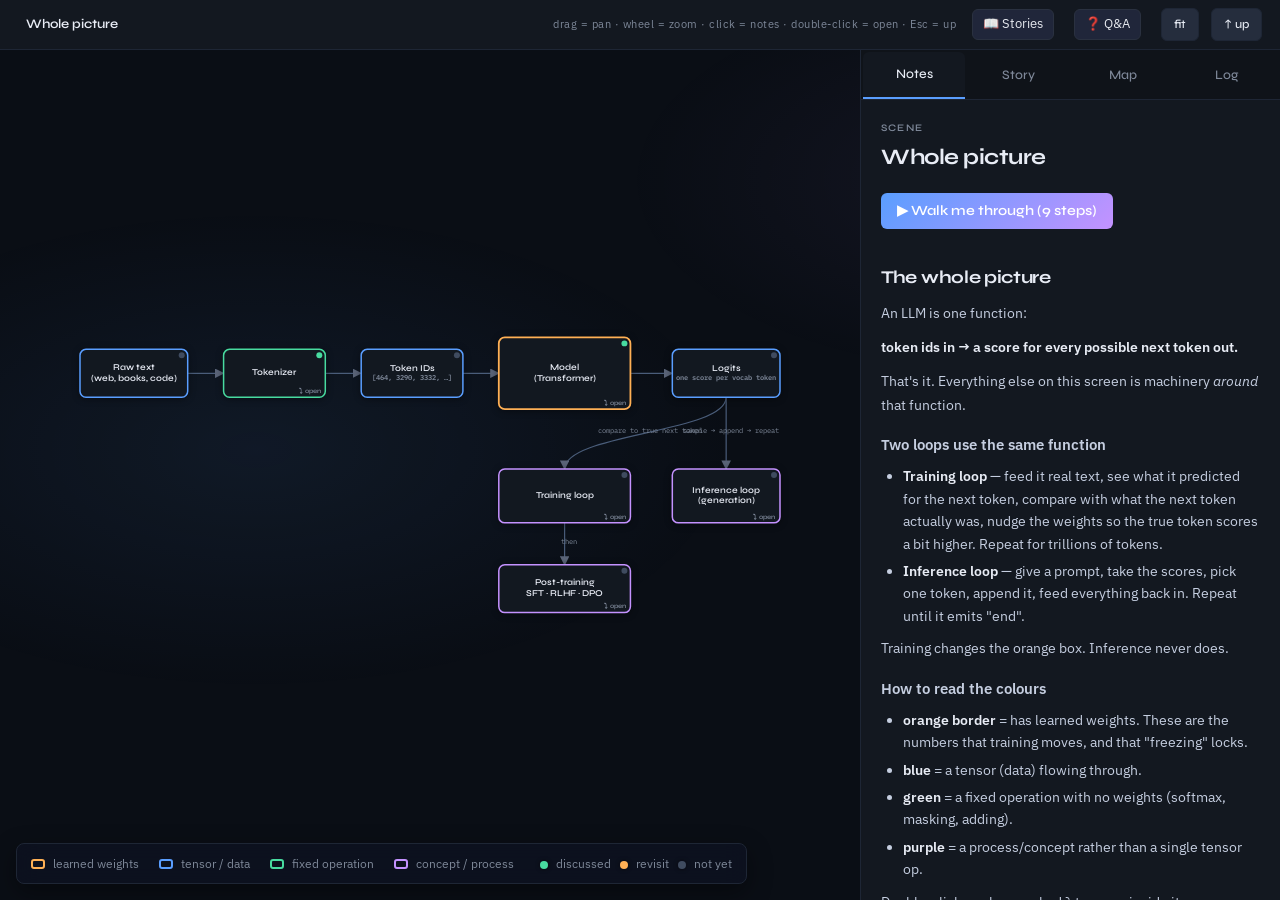
<file: index.html>
<!doctype html>
<html lang="en">
<head>
<meta charset="utf-8">
<title>LLM from scratch — canvas</title>
<link rel="preconnect" href="https://fonts.googleapis.com">
<link rel="preconnect" href="https://fonts.gstatic.com" crossorigin>
<link href="https://fonts.googleapis.com/css2?family=Syne:wght@400;600;700;800&family=IBM+Plex+Sans:wght@400;500;600&family=IBM+Plex+Mono:wght@400;500&display=swap" rel="stylesheet">
<link rel="stylesheet" href="style.css">
</head>
<body>
<header>
  <div id="crumbs"></div>
  <div class="hdr-right">
    <span class="hint">drag = pan · wheel = zoom · click = notes · double-click = open · Esc = up</span>
    <a href="stories.html" title="Full-page stories library" style="display:inline-block; padding: 4px 10px; background: #20263a; border: 1px solid #2a3140; color: #e6e9ef; text-decoration: none; border-radius: 6px; font-size: 13px; margin-right: 8px;">📖 Stories</a>
    <a href="qa.html" title="Q&A and misconceptions" style="display:inline-block; padding: 4px 10px; background: #20263a; border: 1px solid #2a3140; color: #e6e9ef; text-decoration: none; border-radius: 6px; font-size: 13px; margin-right: 8px;">❓ Q&A</a>
    <button id="btn-fit" title="Fit to screen (F)">fit</button>
    <button id="btn-up" title="Go up one level (Esc)">↑ up</button>
  </div>
</header>
<main>
  <div id="stage">
    <svg id="canvas">
      <defs>
        <marker id="arrow" viewBox="0 0 10 10" refX="9" refY="5" markerWidth="8" markerHeight="8" orient="auto-start-reverse">
          <path d="M0,0 L10,5 L0,10 z" fill="#5a6478"/>
        </marker>
      </defs>
      <g id="world"></g>
    </svg>
    <div id="tour" hidden>
      <div class="tour-head"><span class="tour-step"></span><span class="tour-title"></span><button class="tour-end" title="end tour (Esc)">✕</button></div>
      <div class="tour-body md"></div>
      <div class="tour-nav"><button class="tour-prev">← prev</button><span class="tour-keys">← → keys</span><button class="tour-next">next →</button></div>
    </div>
    <div id="legend">
      <span><i class="sw weights"></i> learned weights</span>
      <span><i class="sw tensor"></i> tensor / data</span>
      <span><i class="sw op"></i> fixed operation</span>
      <span><i class="sw concept"></i> concept / process</span>
      <span><i class="dot done"></i> discussed <i class="dot revisit"></i> revisit <i class="dot todo"></i> not yet</span>
    </div>
  </div>
  <aside id="panel">
    <nav class="tabs">
      <button data-tab="notes" class="on">Notes</button>
      <button data-tab="story">Story</button>
      <button data-tab="map">Map</button>
      <button data-tab="log">Log</button>
    </nav>
    <section id="tab-notes" class="tab on"></section>
    <section id="tab-story" class="tab"></section>
    <section id="tab-map" class="tab"></section>
    <section id="tab-log" class="tab"></section>
  </aside>
</main>
<script src="scenes.js"></script>
<script src="log.js"></script>
<script src="widgets.js"></script>
<script src="app.js"></script>
</body>
</html>
</file>
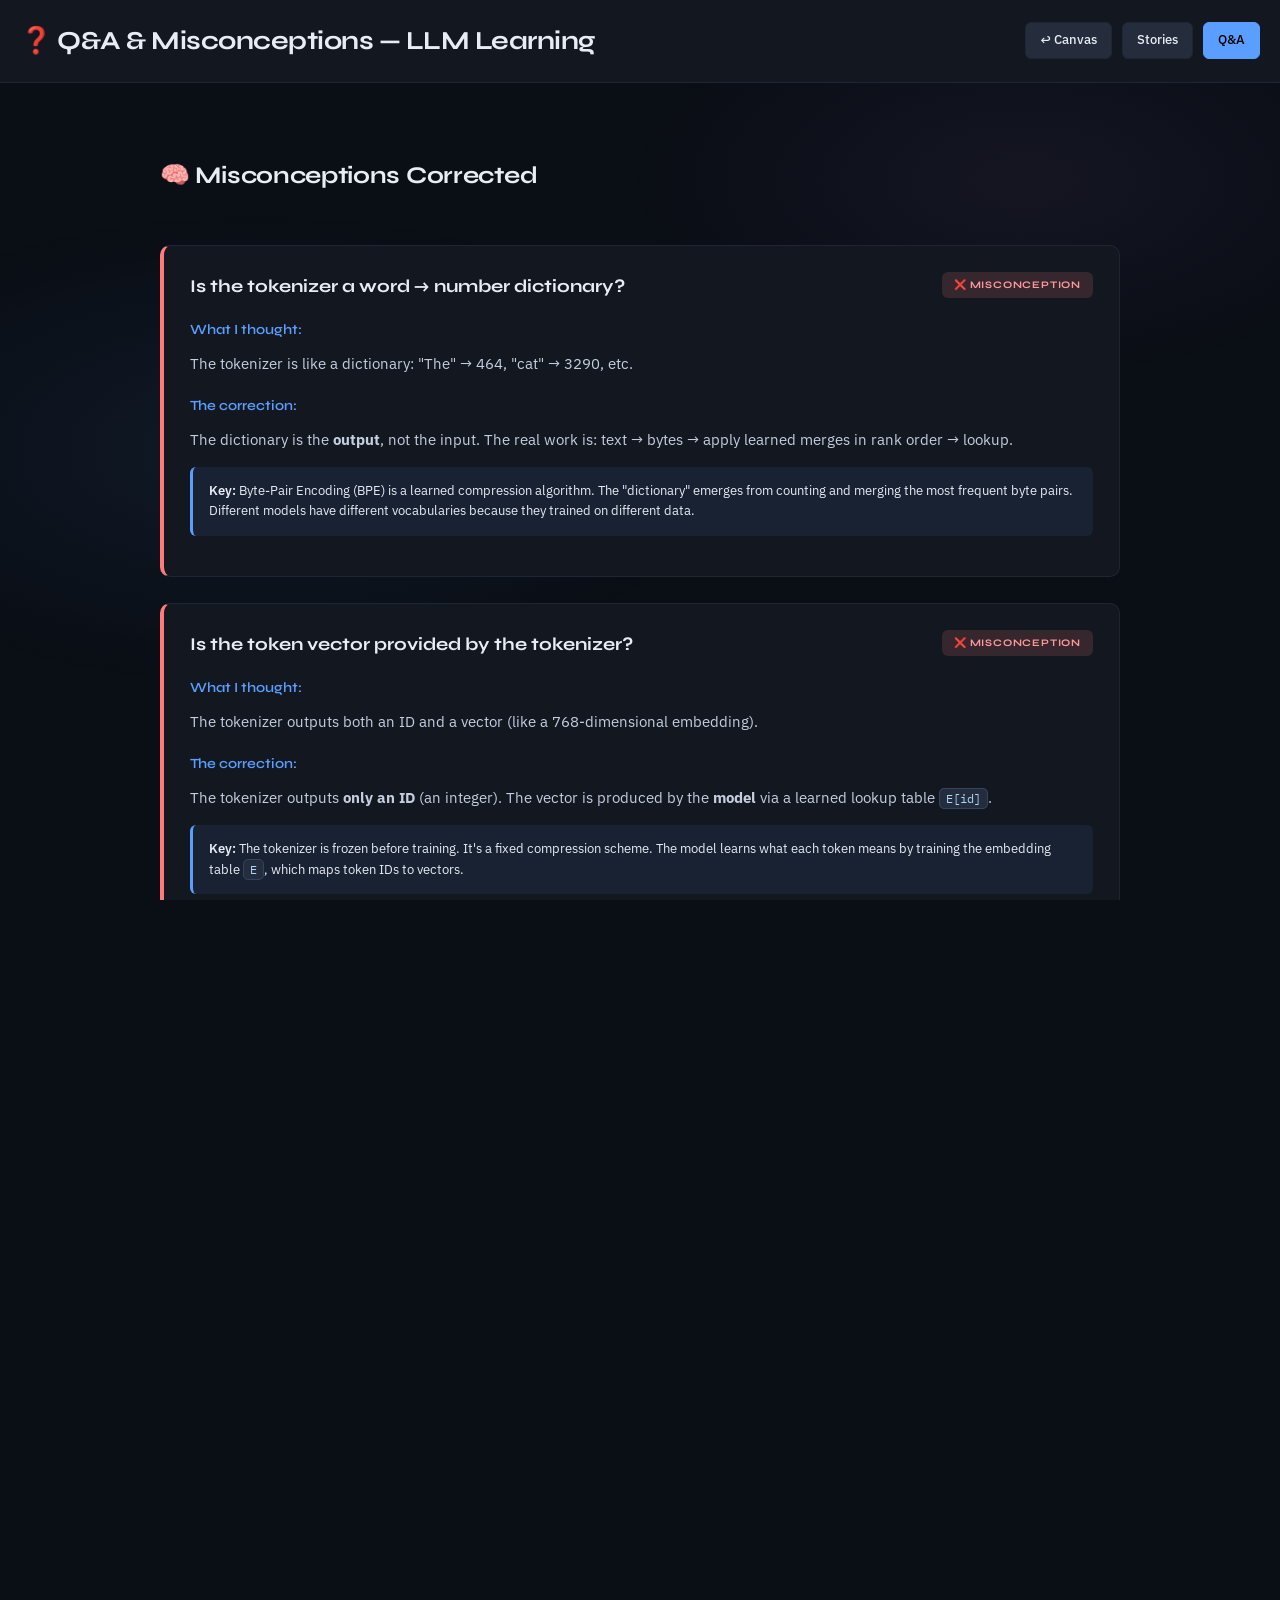
<file: qa.html>
<!doctype html>
<html lang="en">
<head>
<meta charset="utf-8">
<meta name="viewport" content="width=device-width, initial-scale=1">
<title>Q&A — LLM from Scratch</title>
<link rel="preconnect" href="https://fonts.googleapis.com">
<link rel="preconnect" href="https://fonts.gstatic.com" crossorigin>
<link href="https://fonts.googleapis.com/css2?family=Syne:wght@400;600;700;800&family=IBM+Plex+Sans:wght@400;500;600&family=IBM+Plex+Mono:wght@400;500&display=swap" rel="stylesheet">
<style>
:root {
  --bg: #0a0e15; --bg-accent: #0f1319; --panel: #131820; --line: #1e2635; --line-alt: #252d3d;
  --text: #e8ecf5; --text-secondary: #c5cee0; --muted: #7e8899;
  --tensor: #5a9eff; --weights: #ffb055; --op: #48dba0; --concept: #c492ff; --sel: #ffffff;
  --error: #ff7a7a; --success: var(--op);
  --shadow-sm: 0 2px 8px rgba(0,0,0,.3); --shadow-md: 0 8px 24px rgba(0,0,0,.4);
}

* { box-sizing: border-box; }
html, body { height: 100%; margin: 0; background: var(--bg); color: var(--text); font: 15px/1.6 'IBM Plex Sans', sans-serif; overflow-x: hidden; }
body::before { content: ''; position: fixed; top: 0; left: 0; right: 0; bottom: 0; background:
  radial-gradient(ellipse 1200px 600px at 20% 50%, rgba(90,158,255,.08) 0%, transparent 40%),
  radial-gradient(ellipse 1000px 500px at 80% 20%, rgba(196,146,255,.06) 0%, transparent 40%);
  pointer-events: none; z-index: 0; animation: drift 20s ease-in-out infinite; }
@keyframes drift { 0%,100% { opacity: 1; } 50% { opacity: .8; } }

header {
  background: var(--panel);
  border-bottom: 1px solid var(--line);
  padding: 20px;
  display: flex;
  align-items: center;
  justify-content: space-between;
  gap: 20px;
  position: relative;
  z-index: 10;
}

header h1 {
  margin: 0;
  font-size: 26px;
  font-weight: 700;
  font-family: 'Syne', sans-serif;
  letter-spacing: -.5px;
}

nav.links {
  display: flex;
  gap: 10px;
}

nav.links a {
  display: inline-block;
  padding: 7px 14px;
  background: var(--line-alt);
  border: 1px solid var(--line);
  color: var(--text);
  text-decoration: none;
  border-radius: 6px;
  transition: all .2s ease;
  font-size: 13px;
  font-weight: 500;
}

nav.links a:hover {
  background: var(--tensor);
  color: #000;
  border-color: var(--tensor);
}

nav.links a.active {
  background: var(--tensor);
  border-color: var(--tensor);
  color: #000;
}

main {
  max-width: 1000px;
  margin: 0 auto;
  padding: 50px 20px;
  position: relative;
  z-index: 1;
}

.qa-grid {
  display: grid;
  gap: 26px;
}

.qa-item {
  background: var(--panel);
  border: 1px solid var(--line);
  border-left: 4px solid var(--tensor);
  border-radius: 10px;
  padding: 26px;
  transition: all .3s ease;
  animation: slideUp .4s ease-out;
}

@keyframes slideUp { from { opacity: 0; transform: translateY(12px); } to { opacity: 1; transform: translateY(0); } }

.qa-item:hover {
  border-color: var(--tensor);
  box-shadow: var(--shadow-md);
  transform: translateY(-2px);
}

.qa-item.misconception {
  border-left-color: var(--error);
}

.qa-item.misconception .tag {
  background: rgba(255, 122, 122, .15);
  color: #ff9a9a;
}

.qa-item.clarification {
  border-left-color: var(--success);
}

.qa-item.clarification .tag {
  background: rgba(72, 219, 160, .15);
  color: #6dffce;
}

.qa-item.definition {
  border-left-color: var(--tensor);
}

.qa-item.definition .tag {
  background: rgba(90, 158, 255, .15);
  color: #90c8ff;
}

.qa-head {
  display: flex;
  align-items: flex-start;
  gap: 12px;
  margin-bottom: 16px;
}

.tag {
  display: inline-block;
  padding: 5px 12px;
  border-radius: 6px;
  font-size: 10px;
  font-weight: 700;
  text-transform: uppercase;
  letter-spacing: 0.08em;
  white-space: nowrap;
  font-family: 'Syne', sans-serif;
}

.qa-item h3 {
  margin: 0;
  font-size: 18px;
  color: var(--text);
  flex: 1;
  font-family: 'Syne', sans-serif;
  font-weight: 700;
}

.qa-question {
  color: var(--tensor);
  font-weight: 600;
  margin: 18px 0 10px 0;
  font-size: 14px;
  font-family: 'Syne', sans-serif;
}

.qa-answer {
  color: var(--text-secondary);
  margin: 0 0 14px 0;
  line-height: 1.7;
}

.qa-key {
  background: rgba(90, 158, 255, .08);
  border-left: 3px solid var(--tensor);
  padding: 14px 16px;
  margin: 14px 0;
  border-radius: 6px;
  font-size: 13px;
}

.qa-key strong {
  color: var(--text);
  font-weight: 600;
}

code {
  background: var(--line-alt);
  padding: 2px 6px;
  border-radius: 5px;
  border: 1px solid rgba(90,158,255,.2);
  font-family: 'IBM Plex Mono', monospace;
  font-size: 12px;
  color: #a8d8ff;
}

.category-title {
  font-size: 24px;
  font-weight: 700;
  margin: 48px 0 24px 0;
  padding-top: 24px;
  border-top: 2px solid var(--line);
  color: var(--text);
  font-family: 'Syne', sans-serif;
  letter-spacing: -.3px;
}

.category-title:first-child {
  margin-top: 0;
  border-top: none;
}

footer {
  border-top: 1px solid var(--line);
  margin-top: 80px;
  padding-top: 30px;
  padding-bottom: 20px;
  text-align: center;
  color: var(--muted);
  font-size: 12px;
}
</style>
</head>
<body>

<header>
  <h1>❓ Q&A & Misconceptions — LLM Learning</h1>
  <nav class="links">
    <a href="index.html">↩ Canvas</a>
    <a href="stories.html">Stories</a>
    <a href="qa.html" class="active">Q&A</a>
  </nav>
</header>

<main>
  <div class="qa-grid">

    <h2 class="category-title">🧠 Misconceptions Corrected</h2>

    <!-- Misconception 1 -->
    <div class="qa-item misconception">
      <div class="qa-head">
        <h3>Is the tokenizer a word → number dictionary?</h3>
        <span class="tag">❌ Misconception</span>
      </div>
      <div class="qa-question">What I thought:</div>
      <div class="qa-answer">
        The tokenizer is like a dictionary: "The" → 464, "cat" → 3290, etc.
      </div>
      <div class="qa-question">The correction:</div>
      <div class="qa-answer">
        The dictionary is the <b>output</b>, not the input. The real work is: text → bytes → apply learned merges in rank order → lookup.
      </div>
      <div class="qa-key">
        <strong>Key:</strong> Byte-Pair Encoding (BPE) is a learned compression algorithm. The "dictionary" emerges from counting and merging the most frequent byte pairs. Different models have different vocabularies because they trained on different data.
      </div>
    </div>

    <!-- Misconception 2 -->
    <div class="qa-item misconception">
      <div class="qa-head">
        <h3>Is the token vector provided by the tokenizer?</h3>
        <span class="tag">❌ Misconception</span>
      </div>
      <div class="qa-question">What I thought:</div>
      <div class="qa-answer">
        The tokenizer outputs both an ID and a vector (like a 768-dimensional embedding).
      </div>
      <div class="qa-question">The correction:</div>
      <div class="qa-answer">
        The tokenizer outputs <b>only an ID</b> (an integer). The vector is produced by the <b>model</b> via a learned lookup table <code>E[id]</code>.
      </div>
      <div class="qa-key">
        <strong>Key:</strong> The tokenizer is frozen before training. It's a fixed compression scheme. The model learns what each token means by training the embedding table <code>E</code>, which maps token IDs to vectors.
      </div>
    </div>

    <!-- Misconception 3 -->
    <div class="qa-item misconception">
      <div class="qa-head">
        <h3>Is position encoding optional?</h3>
        <span class="tag">❌ Misconception</span>
      </div>
      <div class="qa-question">What I thought:</div>
      <div class="qa-answer">
        Maybe the model can figure out order from context alone. Position might be extra.
      </div>
      <div class="qa-question">The correction:</div>
      <div class="qa-answer">
        Attention is <b>permutation-equivariant</b>: shuffle the input tokens and outputs shuffle identically. Without position, "dog bites man" = "man bites dog". Position encoding is non-negotiable.
      </div>
      <div class="qa-key">
        <strong>Key:</strong> Every modern LLM injects position info. The scheme varies (learned table, sinusoids, RoPE), but every model does it somewhere.
      </div>
    </div>

    <h2 class="category-title">💡 Key Definitions & Clarifications</h2>

    <!-- Clarification 1 -->
    <div class="qa-item clarification">
      <div class="qa-head">
        <h3>What does "frozen" mean?</h3>
        <span class="tag">✓ Clarification</span>
      </div>
      <div class="qa-answer">
        <b>Frozen weights</b> = parameters that don't change during training. The tokenizer is frozen (locked before training starts). The embedding table is <b>not</b> frozen (it's learned during training).
      </div>
      <div class="qa-key">
        <strong>Key:</strong> If you change the tokenizer after training starts, you must retrain the embedding table, because the rows of <code>E</code> are indexed by token IDs.
      </div>
    </div>

    <!-- Clarification 2 -->
    <div class="qa-item clarification">
      <div class="qa-head">
        <h3>Why is the residual stream a matrix, not a vector?</h3>
        <span class="tag">✓ Clarification</span>
      </div>
      <div class="qa-answer">
        The residual stream has shape <code>(T, d_model)</code> where <code>T</code> is sequence length. There's one <code>d_model</code>-dimensional vector <b>per token position</b>. Attention routes info between positions; MLP works per-position independently.
      </div>
      <div class="qa-key">
        <strong>Key:</strong> This is why the model scales: you can have 10 tokens or 2048 tokens flowing through the same block structure. The shape is flexible in the sequence dimension.
      </div>
    </div>

    <!-- Clarification 3 -->
    <div class="qa-item clarification">
      <div class="qa-head">
        <h3>Why do residual connections prevent vanishing gradients?</h3>
        <span class="tag">✓ Clarification</span>
      </div>
      <div class="qa-answer">
        Without residuals: gradients multiply through 80 layers: <code>g ≈ 0.9^80 ≈ 10^-4</code> (dead).
        With residuals: gradients add through a direct path: <code>g ≈ 1 + small terms</code> (alive).
      </div>
      <div class="qa-key">
        <strong>Key:</strong> The identity shortcut (the <code>+</code> in <code>x = x + f(x)</code>) creates a highway for gradients. Early layers can receive strong signals even if intermediate layers are noisy.
      </div>
    </div>

    <!-- Definition 1 -->
    <div class="qa-item definition">
      <div class="qa-head">
        <h3>What's the difference between a tensor and a weight?</h3>
        <span class="tag">ℹ Definition</span>
      </div>
      <div class="qa-answer">
        <b>Tensor:</b> data flowing through the model (token IDs, embeddings, attention scores). <b>Weight:</b> learned parameters (matrices that get updated during training). In code: tensors are temporary; weights are persistent.
      </div>
      <div class="qa-key">
        <strong>Key:</strong> During inference, weights never change. You compute forward pass (tensors flow), sample a token, feed it back. Weights stay frozen.
      </div>
    </div>

    <!-- Definition 2 -->
    <div class="qa-item definition">
      <div class="qa-head">
        <h3>What's LayerNorm and why is it needed?</h3>
        <span class="tag">ℹ Definition</span>
      </div>
      <div class="qa-answer">
        <b>LayerNorm:</b> normalizes vectors to have mean=0 and std=1. Applied before attention and MLP (before → instead of after ↪ in transformers). Why: keeps values in sane range so downstream layers see stable scale. Without it, early layers' outputs can grow unbounded, saturating later layers.
      </div>
      <div class="qa-key">
        <strong>Key:</strong> LN is not a learner of features; it's a stabilizer. It keeps the residual stream from exploding or vanishing.
      </div>
    </div>

    <!-- Definition 3 -->
    <div class="qa-item definition">
      <div class="qa-head">
        <h3>What's the difference between attention heads?</h3>
        <span class="tag">ℹ Definition</span>
      </div>
      <div class="qa-answer">
        Multi-head attention splits the <code>d_model</code> dimensions into <code>num_heads</code> separate "heads", each computing attention independently on a smaller dimension space, then concatenating. GPT-2 has 12 heads of dimension 64 (12 × 64 = 768).
      </div>
      <div class="qa-key">
        <strong>Key:</strong> Heads allow parallelism and let the model learn multiple types of interactions (some heads look for syntax, others for semantics, etc.). But they're not "semantic roles"—the model learns what each head does.
      </div>
    </div>

    <h2 class="category-title">❔ Questions Asked During Learning</h2>

    <!-- Q1 -->
    <div class="qa-item">
      <div class="qa-head">
        <h3>Can the embedding table have the same vector for two different tokens?</h3>
        <span class="tag">Question</span>
      </div>
      <div class="qa-answer">
        <b>Technically yes,</b> but in practice no. During training, if two tokens always appear in the same contexts, their gradients would be identical, so their rows would update identically. Over many steps they'd drift to the same vector. But the model would then lose information—it couldn't distinguish them. The loss function would punish this (can't predict well if you can't tell tokens apart), so training pushes tokens toward different vectors.
      </div>
    </div>

    <!-- Q2 -->
    <div class="qa-item">
      <div class="qa-head">
        <h3>Why does attention use <code>sqrt(d_head)</code> instead of just dividing by <code>d_head</code>?</h3>
        <span class="tag">Question</span>
      </div>
      <div class="qa-answer">
        If <code>Q</code> and <code>K</code> are both drawn from Gaussian distributions with variance 1, then their dot product has variance <code>d_head</code>. To keep the variance of the dot product at 1 (for stable softmax), you divide by <code>sqrt(d_head)</code>. This prevents the logits from getting too large or too small, keeping softmax well-behaved.
      </div>
    </div>

    <!-- Q3 -->
    <div class="qa-item">
      <div class="qa-head">
        <h3>Why is MLP 8·d² parameters vs. Attention's 4·d²?</h3>
        <span class="tag">Question</span>
      </div>
      <div class="qa-answer">
        Attention has 4 projections: Q, K, V, and Output (each <code>d_model → d_model</code>) = <code>4·d²</code>.
        MLP has: up-projection (<code>d_model → 4·d_model</code>) and down-projection (<code>4·d_model → d_model</code>) = <code>d·4d + 4d·d = 8·d²</code>.
        MLP is bigger because of the <code>4×</code> expansion (standard in transformers).
      </div>
    </div>

    <!-- Q4 -->
    <div class="qa-item">
      <div class="qa-head">
        <h3>Why is a nonlinearity (ReLU/GELU) needed in MLP?</h3>
        <span class="tag">Question</span>
      </div>
      <div class="qa-answer">
        Without it, the two linear projections would collapse into one: <code>(x·W_up)·W_down = x·(W_up·W_down)</code> — just a single linear transformation. The nonlinearity breaks this, letting the network learn non-linear functions. The MLP becomes a learned, learnable nonlinear feature processor.
      </div>
    </div>

  </div>

</main>

<footer>
  <p>This page tracks corrections, clarifications, and key questions from our discussions. Updated as we learn.</p>
</footer>

</body>
</html>
</file>
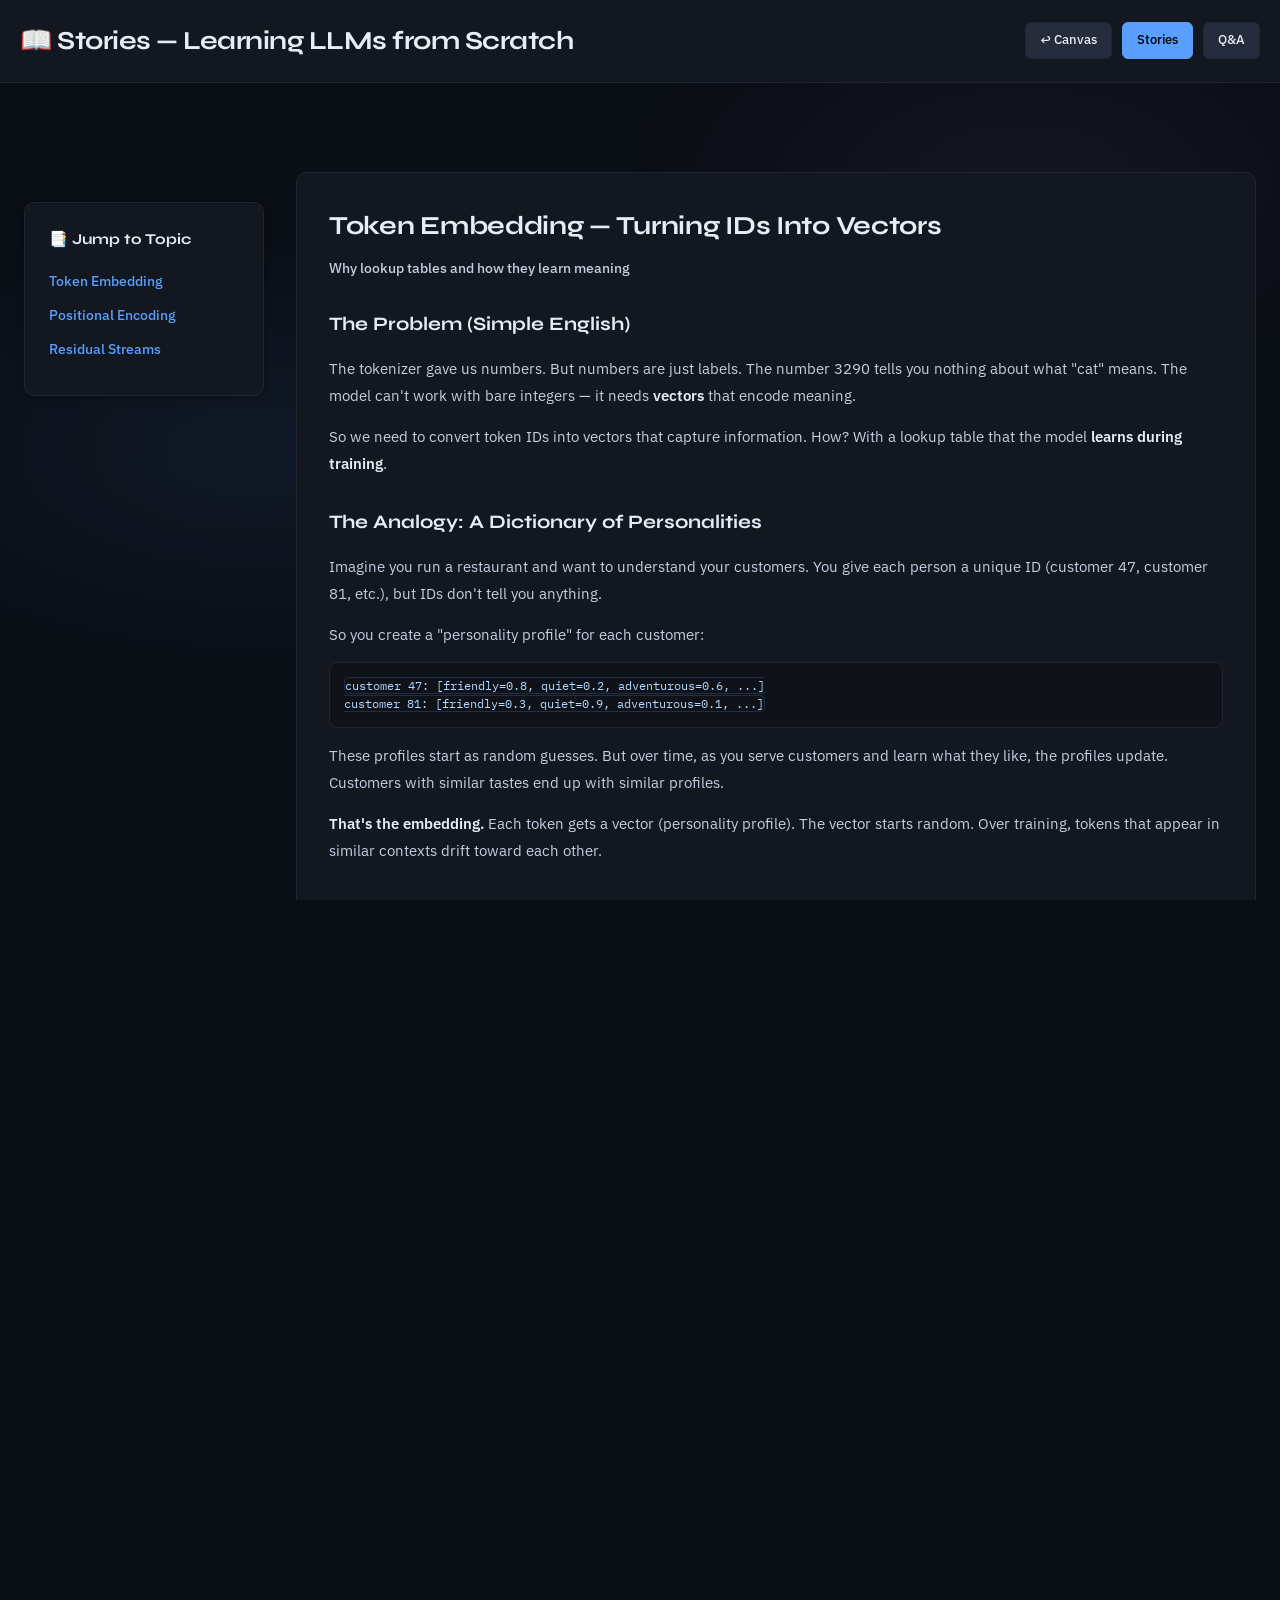
<file: stories.html>
<!doctype html>
<html lang="en">
<head>
<meta charset="utf-8">
<meta name="viewport" content="width=device-width, initial-scale=1">
<title>Stories — LLM from Scratch</title>
<link rel="preconnect" href="https://fonts.googleapis.com">
<link rel="preconnect" href="https://fonts.gstatic.com" crossorigin>
<link href="https://fonts.googleapis.com/css2?family=Syne:wght@400;600;700;800&family=IBM+Plex+Sans:wght@400;500;600&family=IBM+Plex+Mono:wght@400;500&display=swap" rel="stylesheet">
<style>
:root {
  --bg: #0a0e15; --bg-accent: #0f1319; --panel: #131820; --line: #1e2635; --line-alt: #252d3d;
  --text: #e8ecf5; --text-secondary: #c5cee0; --muted: #7e8899;
  --tensor: #5a9eff; --weights: #ffb055; --op: #48dba0; --concept: #c492ff; --sel: #ffffff;
  --shadow-sm: 0 2px 8px rgba(0,0,0,.3); --shadow-md: 0 8px 24px rgba(0,0,0,.4); --shadow-lg: 0 16px 48px rgba(0,0,0,.5);
}

* { box-sizing: border-box; }
html, body { height: 100%; margin: 0; background: var(--bg); color: var(--text); font: 15px/1.6 'IBM Plex Sans', sans-serif; overflow-x: hidden; padding-top: 66px; }
body::before { content: ''; position: fixed; top: 0; left: 0; right: 0; bottom: 0; background:
  radial-gradient(ellipse 1200px 600px at 20% 50%, rgba(90,158,255,.08) 0%, transparent 40%),
  radial-gradient(ellipse 1000px 500px at 80% 20%, rgba(196,146,255,.06) 0%, transparent 40%);
  pointer-events: none; z-index: 0; animation: drift 20s ease-in-out infinite; }
@keyframes drift { 0%,100% { opacity: 1; } 50% { opacity: .8; } }

header {
  background: var(--panel);
  border-bottom: 1px solid var(--line);
  padding: 20px;
  display: flex;
  align-items: center;
  justify-content: space-between;
  gap: 20px;
  position: fixed;
  top: 0;
  left: 0;
  right: 0;
  z-index: 100;
}

header h1 {
  margin: 0;
  font-size: 26px;
  font-weight: 700;
  font-family: 'Syne', sans-serif;
  letter-spacing: -.5px;
}

nav.links {
  display: flex;
  gap: 10px;
}

nav.links a {
  display: inline-block;
  padding: 7px 14px;
  background: var(--line-alt);
  border: 1px solid var(--line);
  color: var(--text);
  text-decoration: none;
  border-radius: 6px;
  transition: all .2s ease;
  font-size: 13px;
  font-weight: 500;
}

nav.links a:hover {
  background: var(--tensor);
  color: #000;
  border-color: var(--tensor);
}

nav.links a.active {
  background: var(--tensor);
  border-color: var(--tensor);
  color: #000;
}

main {
  display: flex;
  gap: 32px;
  max-width: 1450px;
  margin: 0 auto;
  padding: 40px 24px 60px;
  position: relative;
  z-index: 1;
}

.stories-grid {
  display: grid;
  gap: 32px;
  flex: 1;
  min-width: 0;
}

.story-card {
  background: var(--panel);
  border: 1px solid var(--line);
  border-radius: 10px;
  padding: 32px;
  transition: all .3s ease;
  animation: slideUp .5s ease-out;
}

@keyframes slideUp { from { opacity: 0; transform: translateY(12px); } to { opacity: 1; transform: translateY(0); } }

.story-card:hover {
  border-color: var(--tensor);
  box-shadow: var(--shadow-md);
  transform: translateY(-2px);
}

.story-card h2 {
  margin: 0 0 10px 0;
  font-size: 26px;
  color: var(--text);
  font-family: 'Syne', sans-serif;
  font-weight: 700;
  letter-spacing: -.3px;
}

.story-card .subtitle {
  color: var(--text-secondary);
  font-size: 14px;
  margin-bottom: 24px;
  font-weight: 500;
}

.story-card .md {
  line-height: 1.8;
}

.md h3 {
  font-size: 19px;
  margin: 28px 0 12px 0;
  color: var(--text);
  font-weight: 700;
  font-family: 'Syne', sans-serif;
}

.md h4 {
  font-size: 14px;
  margin: 18px 0 10px 0;
  color: var(--muted);
  font-weight: 600;
  text-transform: uppercase;
  letter-spacing: 0.08em;
}

.md p {
  margin: 14px 0;
  color: var(--text-secondary);
  line-height: 1.8;
}

.md ul, .md ol {
  margin: 14px 0;
  padding-left: 26px;
}

.md li {
  margin: 8px 0;
  color: var(--text-secondary);
}

.md code {
  background: var(--line-alt);
  padding: 2px 6px;
  border-radius: 5px;
  border: 1px solid rgba(90,158,255,.2);
  font-family: 'IBM Plex Mono', monospace;
  font-size: 12px;
  color: #a8d8ff;
}

.md pre {
  background: var(--bg-accent);
  border: 1px solid var(--line);
  padding: 14px;
  border-radius: 8px;
  overflow-x: auto;
  font-family: 'IBM Plex Mono', monospace;
  font-size: 12px;
  line-height: 1.5;
}

.md pre code {
  background: none;
  padding: 0;
  color: #b4d8ff;
}

.md b {
  color: var(--text);
  font-weight: 600;
}

.md i {
  font-style: italic;
  color: var(--muted);
}

.md table {
  border-collapse: collapse;
  width: 100%;
  margin: 18px 0;
  font-size: 13px;
}

.md th {
  background: rgba(0,0,0,.2);
  padding: 10px;
  text-align: left;
  font-weight: 600;
  border: 1px solid var(--line);
  color: var(--text);
}

.md td {
  padding: 10px;
  border: 1px solid var(--line);
  color: var(--text-secondary);
}

.md tr:nth-child(even) {
  background: rgba(25,30,45,.3);
}

.toc {
  background: var(--panel);
  border: 1px solid var(--line);
  border-radius: 10px;
  padding: 24px;
  position: sticky;
  top: 70px;
  height: fit-content;
  box-shadow: var(--shadow-sm);
  animation: slideUp .4s ease-out;
  min-width: 240px;
  flex-shrink: 0;
}

.toc h3 {
  margin: 0 0 18px 0;
  font-size: 15px;
  color: var(--text);
  font-family: 'Syne', sans-serif;
  font-weight: 700;
}

.toc ul {
  list-style: none;
  padding: 0;
  margin: 0;
}

.toc li {
  margin: 10px 0;
}

.toc a {
  color: var(--tensor);
  text-decoration: none;
  transition: all .2s ease;
  font-weight: 500;
  font-size: 14px;
}

.toc a:hover {
  color: var(--text);
  padding-left: 4px;
}

footer {
  border-top: 1px solid var(--line);
  margin-top: 60px;
  padding: 30px 24px 20px;
  text-align: center;
  color: var(--muted);
  font-size: 12px;
  grid-column: 1 / -1;
}
</style>
</head>
<body>

<header>
  <h1>📖 Stories — Learning LLMs from Scratch</h1>
  <nav class="links">
    <a href="index.html">↩ Canvas</a>
    <a href="stories.html" class="active">Stories</a>
    <a href="qa.html">Q&A</a>
  </nav>
</header>

<main>
  <div class="toc">
    <h3>📑 Jump to Topic</h3>
    <ul>
      <li><a href="#embedding">Token Embedding</a></li>
      <li><a href="#positional">Positional Encoding</a></li>
      <li><a href="#residual">Residual Streams</a></li>
    </ul>
  </div>

  <div class="stories-grid">

    <!-- Embedding Story -->
    <div class="story-card" id="embedding">
      <h2>Token Embedding — Turning IDs Into Vectors</h2>
      <div class="subtitle">Why lookup tables and how they learn meaning</div>
      <div class="md">

<h3>The Problem (Simple English)</h3>

<p>The tokenizer gave us numbers. But numbers are just labels. The number 3290 tells you nothing about what "cat" means. The model can't work with bare integers — it needs <b>vectors</b> that encode meaning.</p>

<p>So we need to convert token IDs into vectors that capture information. How? With a lookup table that the model <b>learns during training</b>.</p>

<h3>The Analogy: A Dictionary of Personalities</h3>

<p>Imagine you run a restaurant and want to understand your customers. You give each person a unique ID (customer 47, customer 81, etc.), but IDs don't tell you anything.</p>

<p>So you create a "personality profile" for each customer:</p>

<pre><code>customer 47: [friendly=0.8, quiet=0.2, adventurous=0.6, ...]
customer 81: [friendly=0.3, quiet=0.9, adventurous=0.1, ...]</code></pre>

<p>These profiles start as random guesses. But over time, as you serve customers and learn what they like, the profiles update. Customers with similar tastes end up with similar profiles.</p>

<p><b>That's the embedding.</b> Each token gets a vector (personality profile). The vector starts random. Over training, tokens that appear in similar contexts drift toward each other.</p>

<h3>The Math</h3>

<pre><code>E : (vocab × d_model)     — the embedding table, shape 50257 × 768 for GPT-2
x_t = E[id_t]             — lookup: pull row id_t from table E
X = [x_1; x_2; …; x_T]    — stack all T token vectors → (T × d_model)</code></pre>

<h4>Why a lookup table?</h4>

<p>Token IDs are <b>arbitrary</b> labels from BPE. There's no mathematical relationship between the number 3290 and the concept "cat". A lookup table is the most general way to map an arbitrary label to a vector — every ID gets its own row of free parameters.</p>

<p>Compare: a lookup is <b>maximally flexible</b>. A formula like "x = 2·id" would tie all tokens to a 1D line; a table lets each token be anywhere in d_model dimensional space.</p>

<h4>What happens during training</h4>

<ul>
<li>The loss function measures: "did you predict the next token correctly?"</li>
<li>Gradients flow back through the blocks, then into the rows of E</li>
<li>Only rows for tokens that appear in this batch get updated</li>
<li>But over millions of training steps, patterns emerge:
  <ul>
  <li>tokens in similar contexts get similar gradients</li>
  <li>their rows drift together (cos-similarity increases)</li>
  <li>the model learns "king − man + woman ≈ queen" as a <i>side-effect</i> of compression</li>
  </ul>
</li>
</ul>

<p>No rule says "make cat close to dog". The model discovers it because shared vectors save parameters and lower loss.</p>

<h4>Shape contract</h4>

<ul>
<li>Input: one token ID (a scalar, 0–50256)</li>
<li>One-hot: a vector of length vocab with a 1 at the ID, 0s elsewhere
  <pre><code>onehot(3290) = [0, 0, …, 0, 1, 0, …, 0]  (length 50257)</code></pre>
</li>
<li>Multiply: <code>onehot · E</code> is a (1 × vocab) × (vocab × d_model) → (1 × d_model)
  <ul>
  <li>All terms are 0 except the row at index 3290, which gets copied out</li>
  </ul>
</li>
<li>Result: <code>x = [0.5, -0.2, 0.8, …]</code> (length 768)</li>
</ul>

<p>In code, nobody builds the one-hot. Instead: <code>E[id]</code> (direct indexing). Same math, faster.</p>

<h4>Example: GPT-2 small</h4>

<ul>
<li>vocab = 50257 (every unique token)</li>
<li>d_model = 768 (hidden size)</li>
<li>E has 50257 × 768 ≈ 38M numbers</li>
<li><b>Learned parameters</b>: yes, all of them</li>
</ul>

<h4>Sizes in other models</h4>

<ul>
<li>Llama-3 8B: vocab = 128256, d_model = 4096 → ≈ 525M params (≈6.5% of 8B)</li>
<li>GPT-3 175B: similar ratio</li>
</ul>

<p>Embedding is a large table, but small compared to the blocks (which dominate).</p>

      </div>
    </div>

    <!-- Positional Story -->
    <div class="story-card" id="positional">
      <h2>Positional Encoding — Telling the Model "Where"</h2>
      <div class="subtitle">Three schemes to inject position: learned, sinusoidal, and RoPE</div>
      <div class="md">

<h3>The Problem (Simple English)</h3>

<p>Here's a puzzle: <b>attention doesn't care about order</b>.</p>

<p>Attention computes how similar token A is to token B, and mixes them based on that similarity. But this operation is <b>permutation-equivariant</b>: if you shuffle the input tokens, the outputs shuffle identically.</p>

<p><b>Result:</b> the model can't tell the difference between:</p>
<ul>
<li>"the dog bit the man"</li>
<li>"man the the dog bit"</li>
</ul>

<p>Both have the same tokens. Without position, they're indistinguishable.</p>

<p><b>Solution:</b> inject position somehow. Before tokens go through attention, we add a signal that says "you are at position 0", "you are at position 5", etc.</p>

<h3>The Analogy: Seating Around a Table</h3>

<p>Imagine 10 people in a coffee shop who can talk to anyone. But their conversation depends on where they sit:</p>
<ul>
<li>Person at seat 0: near the door</li>
<li>Person at seat 9: by the window</li>
<li>Two people 3 seats apart have different dynamics than two people 9 seats apart</li>
</ul>

<p>Before they start talking, you whisper to each person: <i>"You're at seat N."</i> It becomes part of their identity.</p>

<p><b>Similarly,</b> before tokens go through attention:</p>

<pre><code>Token vector:    [0.5, -0.2, 0.8, …]      (from embedding)
Position signal: [0.1,  0.3, 0.2, …]      (depends on position index)
                 ──────────────────
Combined:        [0.6,  0.1, 1.0, …]      (now it knows both what AND where)</code></pre>

<p>Each token now carries two pieces of info: its identity and its location.</p>

<h3>The Math: Three Schemes</h3>

<h4>Scheme 1: Learned Position Table (GPT-2)</h4>

<p>Just like token embedding <code>E[id]</code>, create a position table <code>P[position]</code>.</p>

<pre><code>P : (T_max × d_model)    — another lookup table, indexed by position
x_t = E[id_t] + P[t]     — coordinate-wise addition</code></pre>

<p><b>Example (GPT-2 small):</b></p>
<ul>
<li>T_max = 1024 (max sequence length)</li>
<li>d_model = 768</li>
<li>P has 1024 × 768 ≈ 0.8M parameters (learned)</li>
</ul>

<p><b>Pros:</b></p>
<ul>
<li>Simple: just add</li>
<li>Learned exactly what position signals matter</li>
</ul>

<p><b>Cons:</b></p>
<ul>
<li>Hard limit: can't see tokens beyond T_max (GPT-2 max context = 1024)</li>
<li>Must learn that "position 7 is near position 8" separately for each pair</li>
</ul>

<h4>Scheme 2: Sinusoidal (Fixed, Original Transformer)</h4>

<p>Don't learn P. Instead, <b>compute</b> it using math:</p>

<pre><code>PE[t, 2j]   = sin( t / 10000^(2j/d_model) )    — even dimensions are sine
PE[t, 2j+1] = cos( t / 10000^(2j/d_model) )    — odd dimensions are cosine</code></pre>

<p>where:</p>
<ul>
<li>t = position (0, 1, 2, …, T-1)</li>
<li>j = dimension index (0, 1, 2, …, 384) for d_model = 768</li>
</ul>

<p><b>What this does:</b></p>

<p>Different dimensions encode different frequencies:</p>
<ul>
<li>Dimensions 0, 1: fast oscillation (angle updates every step)</li>
<li>Dimensions 766, 767: slow oscillation (angle barely changes)</li>
</ul>

<p>Together they form a unique "timestamp" per position — like reading hours, minutes, seconds on a clock with many hands.</p>

<p><b>Example:</b></p>
<pre><code>PE[0] = [sin(0/1), cos(0/1), sin(0/10000^2/768), cos(…), …]
      = [0, 1, 0, 1, 0, 1, …]

PE[1] = [sin(1/1), cos(1/1), sin(1/10000^2/768), …]
      ≈ [0.841, 0.540, 0.00013, …]

PE[100] = [sin(100/1), cos(100/1), …]
        ≈ [-0.506, -0.861, …]</code></pre>

<p><b>Key insight:</b> position 100 and position 101 differ by the same amount no matter what dimension you look at — the relative distance is encoded consistently.</p>

<p><b>Pros:</b></p>
<ul>
<li>No learned parameters (it's just math)</li>
<li>Unbounded: works for any sequence length</li>
<li>Natural notion of relative distance (PE[t+k] is a fixed linear transformation of PE[t])</li>
</ul>

<p><b>Cons:</b></p>
<ul>
<li>Fixed forever (can't adapt to data)</li>
</ul>

<h4>Scheme 3: RoPE (Rotary Position Embedding, Modern Standard)</h4>

<p>Don't add position to x. Instead, <b>rotate</b> the query and key vectors <b>inside attention</b>.</p>

<pre><code>θ = t · (1 / 10000^(2j/d_model))    — same frequency formula

q'_m = R(m · θ) q                   — rotate Q vector by angle m·θ
k'_n = R(n · θ) k                   — rotate K vector by angle n·θ</code></pre>

<p>When you compute the attention score:</p>

<pre><code>q'_m · k'_n = q^T R((m−n)θ) k      ← depends only on (m−n), the relative distance!</code></pre>

<p><b>What this means:</b></p>

<ul>
<li>Absolute position doesn't matter</li>
<li>Only relative distance m − n appears in the score</li>
<li>Language naturally cares about "how far apart" not "absolute index"
  <ul>
  <li>A verb attends to its subject 2 tokens back, whether that's position 0 or position 900</li>
  </ul>
</li>
</ul>

<p><b>Pros:</b></p>
<ul>
<li>No T_max limit</li>
<li>Relative distance baked in from physics</li>
<li>Better length extrapolation (model trained on short sequences can handle long ones)</li>
<li>What Llama, Mistral, modern LLMs use</li>
</ul>

<p><b>Cons:</b></p>
<ul>
<li>More complex (2D rotations in embedding space)</li>
<li>Requires applying the rotation inside every attention layer</li>
</ul>

<h3>Comparison Table</h3>

<table>
<tr>
<th>Aspect</th>
<th>Learned</th>
<th>Sinusoidal</th>
<th>RoPE</th>
</tr>
<tr>
<td>Parameters</td>
<td>Yes (1B for 1k ctx)</td>
<td>No</td>
<td>No</td>
</tr>
<tr>
<td>Max length</td>
<td>Hard limit (T_max)</td>
<td>Unbounded</td>
<td>Unbounded</td>
</tr>
<tr>
<td>Relative distance</td>
<td>Learned implicitly</td>
<td>Natural (sin/cos shift)</td>
<td>Natural (rotation angle)</td>
</tr>
<tr>
<td>Used by</td>
<td>GPT-2, older</td>
<td>Original Transformer</td>
<td>Llama, Mistral, most modern</td>
</tr>
<tr>
<td>Extrapolation</td>
<td>Poor</td>
<td>Good</td>
<td>Excellent</td>
</tr>
</table>

<h3>When Position is Applied</h3>

<p><b>For learned and sinusoidal:</b> once, after embedding, before block 1</p>
<pre><code>x = E[id] + P[t]
  → Block 1 → Block 2 → … → Block N</code></pre>

<p><b>For RoPE:</b> never added to x. Instead applied inside the attention computation in <b>every</b> block:</p>
<pre><code>x = E[id]  (no position here)
  → Block 1: attention rotates q, k by position angle
  → Block 2: attention rotates q, k by position angle (independently)
  → …</code></pre>

<h3>Why This Matters</h3>

<p>Without position, the model sees text as a <b>set</b> of tokens, not a <b>sequence</b>. Adding position breaks the symmetry and lets attention know where each token stands relative to others. This is non-negotiable — without it, word order is meaningless.</p>

      </div>
    </div>

    <!-- Residual Streams Story -->
    <div class="story-card" id="residual">
      <h2>Residual Streams — The Shared Whiteboard</h2>
      <div class="subtitle">Why 80 layers work: skip connections, gradient flow, and deep stacking</div>
      <div class="md">

<h3>The Core Idea (Simple English)</h3>

<p>An LLM is a stack of <b>80 identical blocks</b>, each doing the same two things:</p>
<ol>
<li><b>Attention</b> — tokens exchange information</li>
<li><b>MLP</b> — each token thinks independently</li>
</ol>

<p>What makes this work is the <b>residual stream</b>: a shared vector that flows left-to-right through all 80 blocks, and each block <b>adds</b> to it rather than replaces it.</p>

<p>Without residual streams, you couldn't stack 80 layers. Gradients would vanish. Information would be lost. Deep learning would be impossible.</p>

<h3>The Analogy: A Relay Race vs. a Workbench</h3>

<p><b>Bad way (no residuals):</b></p>
<pre><code>Runner 1 picks up the baton and runs 100m
Runner 2 takes it and runs 100m from the new starting point
Runner 3 takes it and runs 100m again
…
If Runner 1 goes the wrong direction, everyone after is lost.
Gradient signal (like a rope pulled backward) snaps after a few runners.</code></pre>

<p><b>Good way (residual):</b></p>
<pre><code>A whiteboard in the middle. People stand at desks around it.

Person 1 reads the board, writes a note: "also consider X"
Person 2 reads the board (including Person 1's note), writes: "and also Y"
Person 3 reads everything, writes: "and also Z"
…
Person 80 reads all 80 notes and makes the final decision.

At every step, the *entire history* is visible. Everyone can contribute a small delta.
Feedback (gradients) can reach Person 1 directly — no long chain to break.</code></pre>

<p><b>That's the residual stream.</b> The board is the shared (T, d_model) matrix. Each block writes to it, never erases.</p>

<h3>The Math</h3>

<h4>The Residual Update Formula</h4>

<p>In a standard deep network (no residuals):</p>
<pre><code>x = f_1(x)
x = f_2(x)
x = f_3(x)
…
x = f_80(x)</code></pre>

<p>Each function replaces the previous value. Gradients multiply and decay exponentially.</p>

<p>With residuals:</p>
<pre><code>x = x + f_1(x)      ← attention + MLP of block 1
x = x + f_2(x)      ← attention + MLP of block 2
…
x = x + f_80(x)     ← attention + MLP of block 80</code></pre>

<p>Each function adds a <b>delta</b> back to the stream. Gradients add up instead of multiplying.</p>

<h4>Shape Contract</h4>

<p>This is critical. Every block must preserve shape:</p>

<p><b>Input to block i:</b></p>
<pre><code>x : (T × d_model)
where T = sequence length, d_model = 768 for GPT-2</code></pre>

<p><b>Inside the block:</b></p>
<pre><code>LayerNorm(x)  : (T × d_model) → (T × d_model)  [just normalizes]
Attention(…)  : (T × d_model) → (T × d_model)  [mixes across positions]
x + Attention(…) : (T × d_model)                [add back]

LayerNorm(x)  : (T × d_model) → (T × d_model)
MLP(…)        : (T × d_model) → (T × d_model)  [per-position thinking]
x + MLP(…)    : (T × d_model)                   [add back]</code></pre>

<p><b>Output of block i:</b></p>
<pre><code>x : (T × d_model)  [same shape as input]</code></pre>

<p>Because every block preserves shape, you can chain them infinitely. This is why transformers scale: 80 blocks look like 1 block from the outside (same (T, d_model) in and out).</p>

<h4>The Residual Stream is NOT One Vector</h4>

<p><b>Critical:</b> the residual stream is a <b>matrix with one vector per token</b>.</p>

<pre><code>Stream shape: (T, d_model) = (10 tokens, 768 dimensions)

Position 0: [0.5,  -0.2,  0.8,  …]    ← token 0's vector
Position 1: [0.1,   0.3,  0.2,  …]    ← token 1's vector
Position 2: [-0.4,  0.6, -0.1,  …]    ← token 2's vector
…
Position 9: [0.4,  -0.1,  0.2,  …]    ← token 9's vector</code></pre>

<ul>
<li><b>Attention</b> routes information between positions (position 5 can read from positions 0, 2, 5, etc.)</li>
<li><b>MLP</b> refines each position independently (never looks at neighbors)</li>
</ul>

<p>Both add their outputs back to update all T vectors.</p>

<h3>Why Gradients Don't Vanish</h3>

<h4>The Problem Without Residuals</h4>

<p>When you chain 80 functions:</p>
<pre><code>f_80(f_79(…f_1(x)…))

Backward pass (gradients):
∂loss/∂x_0 = ∂loss/∂x_80 · ∂x_80/∂x_79 · … · ∂x_1/∂x_0
           = product of 80 derivatives

If each derivative ≈ 0.9, then:
gradient ≈ 0.9^80 ≈ 10^-4  (vanishingly small)</code></pre>

<p>Layers near the input can't learn — gradients are too weak.</p>

<h4>With Residuals</h4>

<pre><code>x_0 ──────────────┐
                  ├──→ x_1 ──────────────┐
              f_1(x_0)                   ├──→ … ──→ x_80
                                      f_2(x_1)

Backward pass (gradients):
∂loss/∂x_0 = ∂loss/∂x_1 + ∂loss/∂x_2 + … + ∂loss/∂x_80
           └─────── direct path ───────┘

The direct x_0 → x_80 path is always strength 1 (the + operation).
Gradients add: even if intermediate chains are weak, the main highway is strong.
Gradient ≈ 80 · (small signal) = stronger signal</code></pre>

<p>This is called the <b>identity shortcut</b>. Crucially, gradients don't have to flow through all 80 blocks sequentially — they have a direct path to layer 1.</p>

<h3>Parameter Breakdown</h3>

<p>For GPT-2 small:</p>

<pre><code>Total: ≈ 124M parameters

Embedding table E:           38M  (30%)
Positional table P:           0.8M ( 1%)
N = 12 blocks:              82M  (66%)
  - Each block:
    - Attention: 4·d² params = 2.4M
    - MLP:       8·d² params = 4.8M  ← this is why MLP dominates
LM head:                     38M  (30%)</code></pre>

<p>Note: embedding and LM head are often the <b>same</b> matrix (weight tying).</p>

<p><b>Key insight:</b> MLP is 45% of the parameters. It's what makes the model large.</p>

<h3>The Flow</h3>

<pre><code>Input: token IDs  (T,)

E[ids]:            (T, 768)
+ P[positions]:    (T, 768)
= x:               (T, 768)

Block 1:
  x = x + Attn(LN(x))
  x = x + MLP(LN(x))    → (T, 768)

Block 2:
  x = x + Attn(LN(x))
  x = x + MLP(LN(x))    → (T, 768)

…

Block 12:
  x = x + Attn(LN(x))
  x = x + MLP(LN(x))    → (T, 768)

LN(x):             (T, 768)
× W_head^T:        (T, vocab)

Logits:            (T, 50257)  ← one score per vocabulary token, per position</code></pre>

<p>During training: all T rows are used (one prediction per position).<br/>
During inference: only the last row matters (predicting the next token).</p>

<h3>Why This Design</h3>

<ol>
<li><b>Stability:</b> residuals keep signals alive across 80 layers</li>
<li><b>Efficiency:</b> once you have the shape contract, blocks are interchangeable</li>
<li><b>Modularity:</b> attention and MLP are independent; could swap one out without breaking others</li>
<li><b>Information preservation:</b> all layers can "see" the original input via the skip connection</li>
</ol>

<p>The residual stream is the <b>single most important idea</b> in transformers. Without it, deep learning at this scale wouldn't work.</p>

      </div>
    </div>

  </div>

</main>

<footer>
  <p>Open source learning canvas. All content generated from interactive discussions. Last updated: September 2026.</p>
</footer>

</body>
</html>
</file>
<file: style.css>
:root{
  --bg:#0a0e15; --bg-accent:#0f1319; --panel:#131820; --line:#1e2635; --line-alt:#252d3d;
  --text:#e8ecf5; --text-secondary:#c5cee0; --muted:#7e8899;
  --tensor:#5a9eff; --weights:#ffb055; --op:#48dba0; --concept:#c492ff; --sel:#ffffff;
  --shadow-sm:0 2px 8px rgba(0,0,0,.3); --shadow-md:0 8px 24px rgba(0,0,0,.4); --shadow-lg:0 16px 48px rgba(0,0,0,.5);
  --gradient-accent:linear-gradient(135deg, var(--tensor) 0%, var(--concept) 100%);
}
*{box-sizing:border-box}
html,body{height:100%;margin:0;background:var(--bg);color:var(--text);font:14px/1.6 'IBM Plex Sans',sans-serif;overflow:hidden}
body::before{content:'';position:fixed;top:0;left:0;right:0;bottom:0;background:
  radial-gradient(ellipse 1200px 600px at 20% 50%, rgba(90,158,255,.08) 0%, transparent 40%),
  radial-gradient(ellipse 1000px 500px at 80% 20%, rgba(196,146,255,.06) 0%, transparent 40%);
  pointer-events:none;z-index:0;animation:drift 20s ease-in-out infinite}
@keyframes drift{0%,100%{opacity:1} 50%{opacity:.8}}
button{font:inherit;font-family:'Syne',sans-serif}

header{height:50px;display:flex;align-items:center;justify-content:space-between;padding:0 18px;border-bottom:1px solid var(--line);background:var(--panel);position:relative;z-index:10}
#crumbs{display:flex;align-items:center;gap:4px;overflow:hidden;white-space:nowrap}
#crumbs button{background:none;border:0;color:var(--muted);cursor:pointer;padding:4px 8px;border-radius:5px;transition:all .2s ease;font-size:13px}
#crumbs button:hover{color:var(--text);background:var(--line-alt)}
#crumbs button:last-child{color:var(--text);font-weight:600;font-family:'Syne',sans-serif}
#crumbs span{color:var(--line-alt);margin:0 4px}
.hdr-right{display:flex;align-items:center;gap:12px}
.hdr-right .hint{color:var(--muted);font-size:11px;margin-right:4px;letter-spacing:.5px}
.hdr-right button{background:var(--line-alt);border:1px solid var(--line);color:var(--text);padding:6px 12px;border-radius:6px;cursor:pointer;transition:all .2s ease;font-size:12px;font-weight:500}
.hdr-right button:hover{background:var(--tensor);color:#000;border-color:var(--tensor)}

main{display:flex;height:calc(100% - 50px);position:relative;z-index:1}
#stage{flex:1;min-width:0;position:relative}
#canvas{width:100%;height:100%;display:block;cursor:grab;user-select:none}
#canvas:active{cursor:grabbing}
#legend{position:absolute;left:16px;bottom:16px;display:flex;gap:20px;font-size:12px;color:var(--muted);background:rgba(13,18,32,.85);backdrop-filter:blur(12px);padding:10px 14px;border-radius:8px;border:1px solid var(--line);pointer-events:auto;animation:slideUp .4s ease-out;box-shadow:var(--shadow-md)}
@keyframes slideUp{from{opacity:0;transform:translateY(8px)} to{opacity:1;transform:translateY(0)}}
#legend .sw{display:inline-block;width:14px;height:10px;border:2px solid;border-radius:3px;vertical-align:-1px;margin-right:5px;transition:transform .2s}
#legend .sw.weights{border-color:var(--weights)} #legend .sw.tensor{border-color:var(--tensor)}
#legend .sw.op{border-color:var(--op)} #legend .sw.concept{border-color:var(--concept)}
#legend .dot{display:inline-block;width:8px;height:8px;border-radius:50%;margin:0 5px 0 6px;vertical-align:-1px;box-shadow:0 0 4px rgba(0,0,0,.5)}
.dot.todo,.st-todo{background:#3f4b5f;fill:#3f4b5f} .dot.done,.st-done{background:var(--op);fill:var(--op);box-shadow:0 0 6px rgba(72,219,160,.3)} .dot.revisit,.st-revisit{background:var(--weights);fill:var(--weights);box-shadow:0 0 6px rgba(255,176,85,.3)}

/* ---- svg nodes ---- */
.node rect{fill:#121820;stroke:var(--op);stroke-width:2.5;cursor:pointer;transition:all .2s ease;filter:drop-shadow(0 2px 6px rgba(0,0,0,.4))}
.node.kind-tensor rect{stroke:var(--tensor)}
.node.kind-weights rect{stroke:var(--weights);stroke-width:3}
.node.kind-concept rect{stroke:var(--concept)}
.node.kind-group rect{fill:rgba(255,255,255,.008);stroke:var(--line);stroke-dasharray:6 5;pointer-events:none;filter:none}
.node:hover rect{fill:#1a2332;stroke-width:3;filter:drop-shadow(0 4px 12px rgba(0,0,0,.6))}
.node.sel rect{stroke:var(--sel);stroke-width:3;filter:drop-shadow(0 0 12px rgba(255,255,255,.3))}
.node text{fill:var(--text);font-size:15px;pointer-events:none;font-family:'Syne',sans-serif;font-weight:600}
.node.kind-group text{fill:var(--muted);font-size:13px;font-weight:500}
.node .sub{font-size:11px;fill:var(--muted);font-family:'IBM Plex Mono',monospace}
.node .badge{font-size:11px;fill:var(--muted)}
.edge path{fill:none;stroke:#4a5d7a;stroke-width:2;transition:all .2s ease}
.edge.skip path{stroke-dasharray:5 4;opacity:.6}
.edge:hover path{stroke-width:3;filter:drop-shadow(0 0 4px rgba(90,158,255,.2))}
.edge .elbl{fill:var(--muted);font-size:11px;font-family:'IBM Plex Mono',monospace}

/* ---- panel ---- */
#panel{width:420px;border-left:1px solid var(--line);background:var(--panel);display:flex;flex-direction:column;min-height:0;position:relative;z-index:2}
.tabs{display:flex;border-bottom:1px solid var(--line);background:var(--bg-accent);gap:2px;padding:0 2px}
.tabs button{flex:1;background:none;border:0;color:var(--muted);padding:12px 10px;cursor:pointer;transition:all .3s ease;font-size:13px;font-weight:500;border-radius:6px 6px 0 0;margin:2px 0 0}
.tabs button:hover{color:var(--text);background:var(--line-alt)}
.tabs button.on{color:var(--text);background:var(--panel);border-bottom:2px solid var(--tensor);position:relative}
.tab{display:none;overflow:auto;padding:20px;flex:1;animation:fadeIn .3s ease}
@keyframes fadeIn{from{opacity:.8} to{opacity:1}}
.tab.on{display:block}
.kicker{font-size:10px;letter-spacing:.12em;text-transform:uppercase;color:var(--muted);font-weight:600;font-family:'Syne',sans-serif}
.nhead h1{font-size:22px;margin:4px 0 10px;font-family:'Syne',sans-serif;font-weight:700;letter-spacing:-.5px}
.pill{display:inline-block;font-size:10px;padding:4px 10px;border-radius:12px;background:var(--line-alt);color:var(--muted);margin-right:6px;transition:all .2s;font-weight:500}
.pill.done{color:var(--op);background:rgba(72,219,160,.1);border:1px solid rgba(72,219,160,.3)}
.pill.revisit{color:var(--weights);background:rgba(255,176,85,.1);border:1px solid rgba(255,176,85,.3)}
.openbtn{display:inline-block;margin:8px 0 14px;background:var(--line-alt);border:1px solid var(--line);color:var(--text);padding:6px 14px;border-radius:6px;cursor:pointer;transition:all .2s ease;font-size:12px;font-weight:500}
.openbtn:hover{background:var(--tensor);color:#000;border-color:var(--tensor)}

.md h2{font-size:18px;margin:20px 0 8px;font-family:'Syne',sans-serif;font-weight:700;letter-spacing:-.3px}
.md h3{font-size:15px;margin:16px 0 6px;color:var(--text-secondary);font-weight:600}
.md p{margin:10px 0;line-height:1.7;color:var(--text-secondary)}
.md ul,.md ol{padding-left:22px;margin:8px 0}
.md li{margin:5px 0;color:var(--text-secondary)}
.md code{background:var(--line-alt);padding:2px 6px;border-radius:5px;font-size:12px;font-family:'IBM Plex Mono',monospace;color:#a8d8ff;border:1px solid rgba(90,158,255,.2)}
.md pre{background:var(--bg-accent);border:1px solid var(--line);padding:12px;border-radius:6px;overflow:auto;font-size:12px;font-family:'IBM Plex Mono',monospace}
.md pre code{background:none;padding:0;color:#b4d8ff}
.md b{color:var(--text);font-weight:600}

.widget{margin-top:20px;padding:16px;border:1px solid var(--line);border-radius:8px;background:var(--bg-accent);transition:all .3s ease;animation:slideUp .4s ease-out}
.widget:hover{border-color:var(--line-alt);box-shadow:var(--shadow-sm)}
.widget h3{margin:0 0 8px;font-size:15px;font-family:'Syne',sans-serif;font-weight:600}
.widget .hint{color:var(--muted);font-size:11px;margin:4px 0 12px;letter-spacing:.3px}
.widget input[type=range]{width:100%;accent-color:var(--tensor);cursor:pointer}
.widget label{font-size:13px;color:var(--text-secondary)}
.bar{display:grid;grid-template-columns:90px 1fr 52px;align-items:center;gap:10px;margin:6px 0;font-size:12px}
.bar .bt{color:var(--text-secondary)} .bar .bt small{color:var(--muted)}
.bar .bf{height:10px;background:var(--line-alt);border-radius:4px;overflow:hidden}
.bar .bf div{height:100%;background:var(--gradient-accent);transition:width .2s ease;border-radius:4px}
.bar .bp{text-align:right;color:var(--muted);font-family:'IBM Plex Mono',monospace;font-size:11px}
.hm-wrap{display:flex;flex-direction:column;gap:14px;margin-top:12px}
.hm-title{font-size:11px;color:var(--muted);margin-bottom:6px;font-weight:600;letter-spacing:.3px;text-transform:uppercase}
.hm table{border-collapse:collapse;font-size:11px;font-family:'IBM Plex Mono',monospace}
.hm th{color:var(--muted);font-weight:500;padding:4px 6px;background:rgba(0,0,0,.2);border:1px solid var(--line)}
.hm td{width:46px;height:26px;text-align:center;border:1px solid var(--line);color:var(--text);background:var(--bg);transition:all .2s}

.widget textarea,.widget input[type=text]{width:100%;background:var(--bg);border:1px solid var(--line);color:var(--text);border-radius:6px;padding:8px 10px;font:12px/1.5 'IBM Plex Mono',monospace;margin:6px 0;transition:border .2s}
.widget textarea:focus,.widget input[type=text]:focus{outline:none;border-color:var(--tensor);box-shadow:0 0 8px rgba(90,158,255,.2)}
.widget .row{display:flex;align-items:center;gap:8px;margin:8px 0 12px;flex-wrap:wrap}
.widget .row button{background:var(--line-alt);border:1px solid var(--line);color:var(--text);padding:6px 12px;border-radius:6px;cursor:pointer;transition:all .2s ease;font-size:12px;font-weight:500}
.widget .row button:hover{background:var(--tensor);color:#000;border-color:var(--tensor)}
.widget .stat{color:var(--muted);font-size:11px;margin-left:auto;font-family:'IBM Plex Mono',monospace}
.widget .last{margin:8px 0 14px;font-size:12px;color:var(--text-secondary)}
.chip{display:inline-block;padding:3px 8px;margin:3px 2px;border-radius:5px;font:11px 'IBM Plex Mono',monospace;color:var(--text);background:var(--line-alt);white-space:pre;border:1px solid var(--line)}
.pair{display:inline-block;margin:4px 10px 4px 0;font-size:12px;color:var(--text-secondary)} .pair small{color:var(--muted);font-size:10px}
.word{display:inline-block;margin:3px 10px 5px 0;padding:3px 6px;border:1px solid var(--line);border-radius:5px;background:var(--bg);font-size:12px} .word small{color:var(--muted);margin-left:4px;font-size:10px}
.widget .hm-title{margin-top:14px}
.chips{margin:8px 0;line-height:2}
.hm tr.hl th{color:var(--sel);font-weight:600;background:rgba(90,158,255,.15)} .hm tr.hl td{background:rgba(90,158,255,.1);outline:2px solid var(--tensor);outline-offset:-2px}
.toks{display:flex;flex-wrap:wrap;gap:5px;margin:8px 0}
.toks .tk{background:var(--bg);border:1px solid var(--line);color:var(--muted);padding:4px 10px;border-radius:6px;cursor:pointer;font-size:11px;transition:all .2s;font-family:'IBM Plex Mono',monospace}
.toks .tk:hover{border-color:var(--tensor);color:var(--tensor)}
.toks .tk.on{color:var(--sel);border-color:var(--tensor);background:rgba(90,158,255,.15)}
.widget .row label{margin-right:12px;font-weight:500} .widget .row input[type=range]{width:90px;accent-color:var(--tensor)}

#tab-map ul{list-style:none;padding-left:16px;margin:6px 0}
#tab-map>ul{padding-left:0}
#tab-map button{background:none;border:0;color:var(--muted);cursor:pointer;padding:5px 8px;border-radius:5px;text-align:left;transition:all .2s;font-size:13px}
#tab-map button:hover{color:var(--text);background:var(--line-alt)}
#tab-map button.here{color:var(--tensor);font-weight:600;background:rgba(90,158,255,.1);border:1px solid rgba(90,158,255,.3)}
.progress{margin-bottom:14px;color:var(--muted);font-size:12px} .progress b{color:var(--text);font-weight:600}
.sess{margin-bottom:20px;padding-bottom:16px;border-bottom:1px solid var(--line)}
.sess h3{margin:4px 0 8px;font-size:15px;font-family:'Syne',sans-serif;font-weight:600}
.sess ul{padding-left:20px;margin:0}
.sess li{margin:4px 0;color:var(--text-secondary)}

/* ---- guided tour ---- */
#tour{position:absolute;left:50%;bottom:56px;transform:translateX(-50%);width:min(600px,calc(100% - 40px));background:rgba(19,24,32,.95);backdrop-filter:blur(12px);border:1px solid var(--line);border-radius:10px;box-shadow:var(--shadow-lg);padding:16px 20px 14px;z-index:5;animation:slideUp .4s cubic-bezier(.34,.69,.65,1.15)}
.tour-head{display:flex;align-items:center;gap:12px;margin-bottom:10px}
.tour-step{font-size:10px;letter-spacing:.12em;text-transform:uppercase;color:var(--muted);font-weight:600;font-family:'Syne',sans-serif}
.tour-title{font-weight:700;flex:1;font-size:16px;font-family:'Syne',sans-serif;letter-spacing:-.3px}
.tour-end{background:none;border:0;color:var(--muted);cursor:pointer;font-size:18px;transition:color .2s;padding:4px} .tour-end:hover{color:var(--tensor)}
.tour-body{font-size:13px;max-height:36vh;overflow:auto;color:var(--text-secondary);line-height:1.7}
.tour-body p{margin:8px 0}
.tour-nav{display:flex;align-items:center;justify-content:space-between;margin-top:12px;gap:8px}
.tour-nav button{background:var(--line-alt);border:1px solid var(--line);color:var(--text);padding:6px 14px;border-radius:6px;cursor:pointer;transition:all .2s ease;font-size:12px;font-weight:500}
.tour-nav button:hover:not(:disabled){background:var(--tensor);color:#000;border-color:var(--tensor)}
.tour-nav button:disabled{opacity:.4;cursor:default}
.tour-keys{font-size:10px;color:var(--muted);letter-spacing:.3px}
.touring .node:not(.sel) rect,.touring .node:not(.sel) text{opacity:.35}
.touring .edge{opacity:.25}
.touring .node.kind-group rect{opacity:.5}
.tourbtn{display:inline-block;margin:8px 8px 14px 0;background:var(--gradient-accent);border:0;color:#fff;padding:7px 16px;border-radius:6px;cursor:pointer;font-weight:600;transition:all .2s ease;font-family:'Syne',sans-serif}
.tourbtn:hover{transform:translateY(-1px);box-shadow:0 4px 12px rgba(90,158,255,.3)}
</file>
